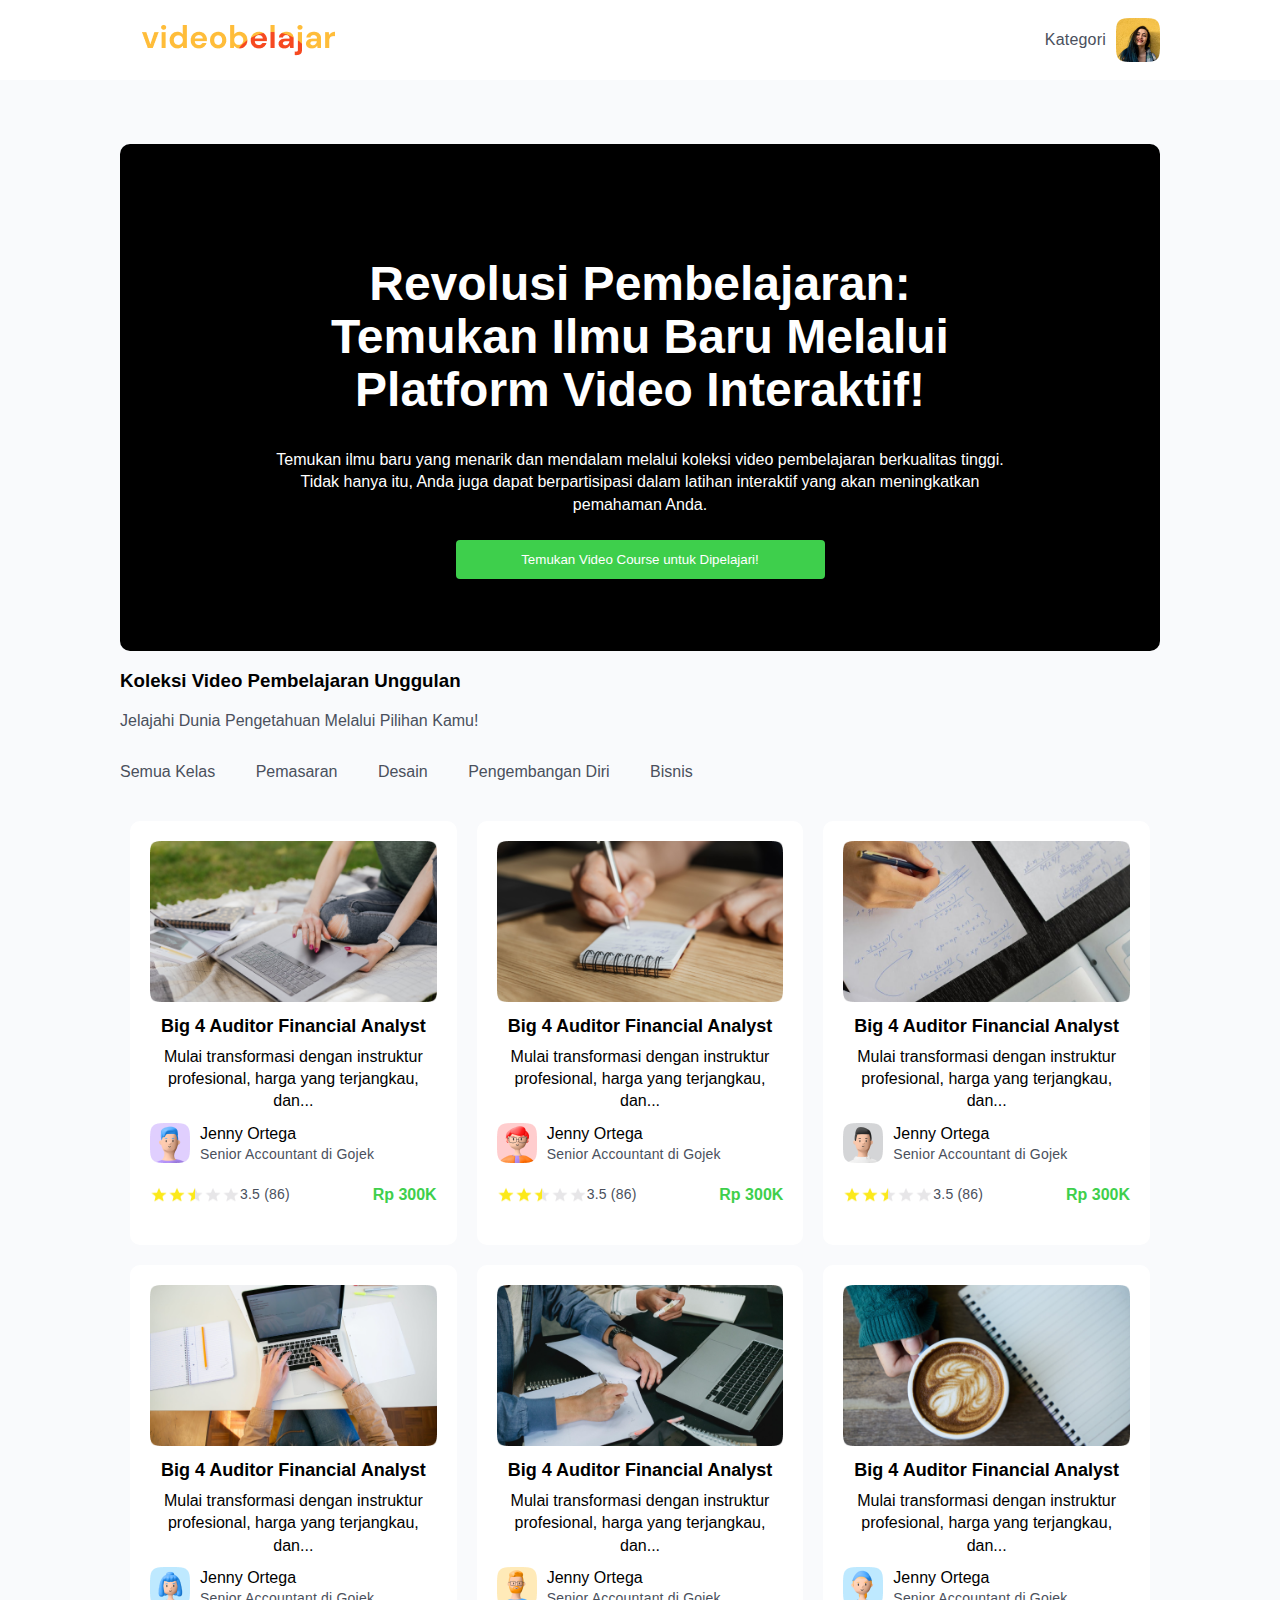
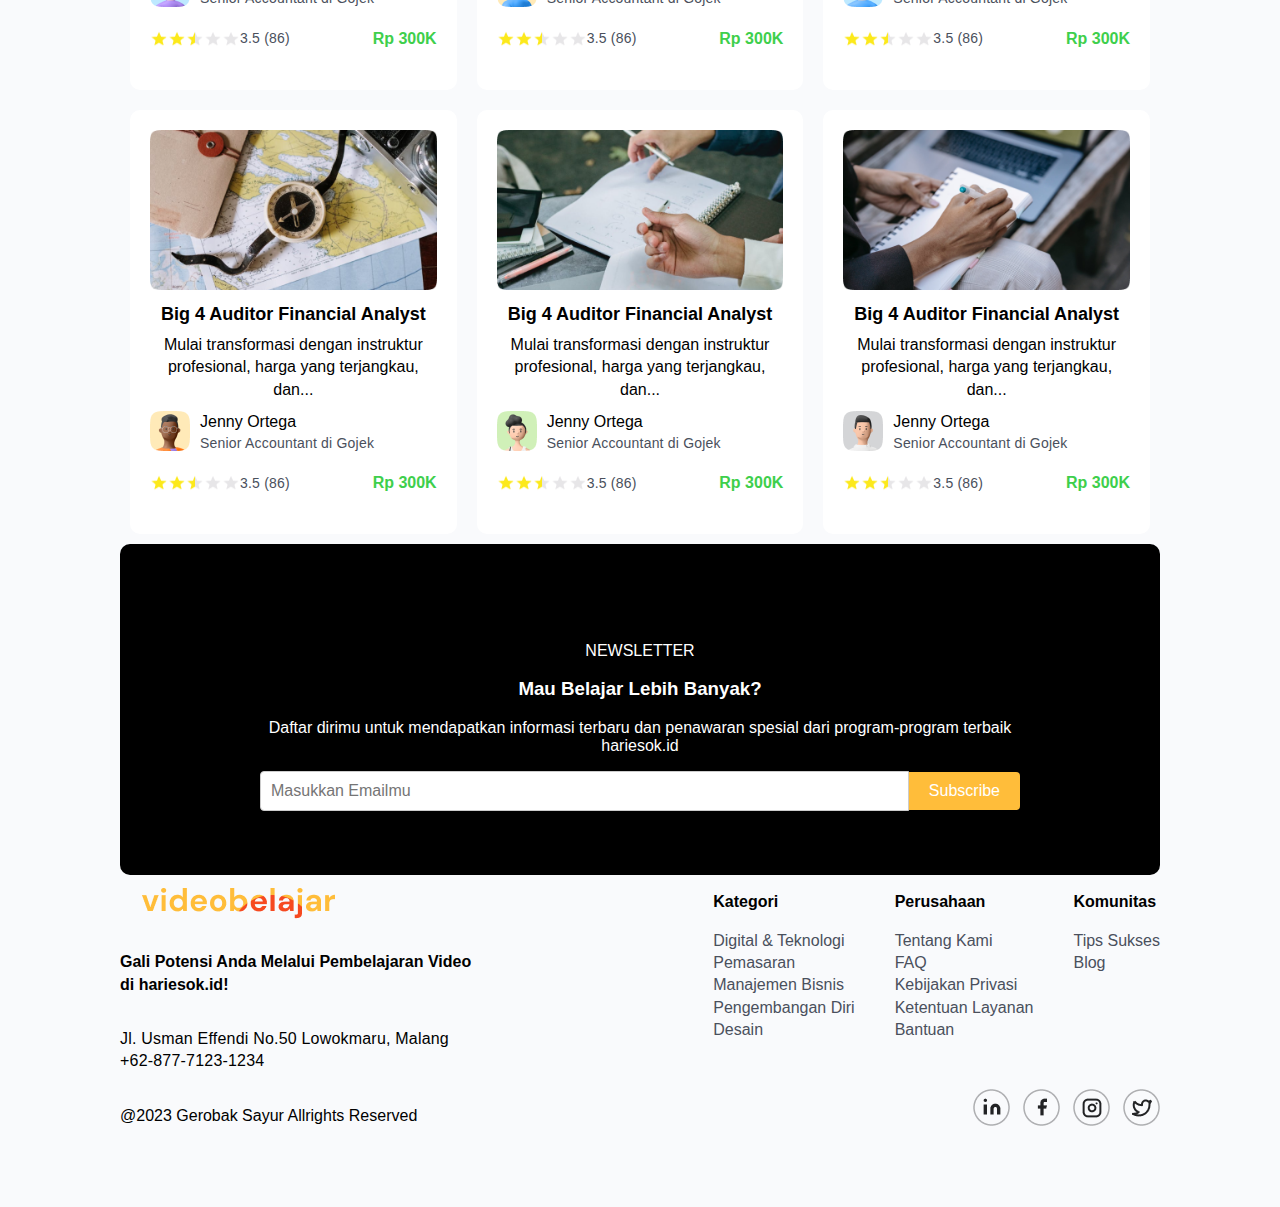
<file: index.html>
<!DOCTYPE html>
<html lang="en">
<head>
    <meta charset="UTF-8">
    <meta name="viewport" content="width=device-width, initial-scale=1.0">
    <title>Beranda: videobelajar</title>
    <link rel="stylesheet" href="style.css">
    <link rel="stylesheet" href="responsive.css">
</head>
<body>
    <header>
        <nav>
            <img src="/assets/navbar/logo-videobelajar.png" alt="logo-videobelajar">
            <div class="nav-items">
                    <a class="dm-sans-reguler gray nav-category" href="#">Kategori</a>
                    <img src="/assets/navbar/foto-profile.png" alt="foto-profile">
            </div>
        </nav>
    </header> 
    <main>
        <div class="container">
            <section>
                <div class="banner center">
                    <h1 class="poppins-bold white heading capitalize">revolusi pembelajaran: temukan ilmu baru melalui platform video interaktif!</h1>
                    <p class="dm-sans-semibold white heading">Temukan ilmu baru yang menarik dan mendalam melalui koleksi video pembelajaran berkualitas tinggi. Tidak
                        hanya itu, Anda juga dapat berpartisipasi dalam latihan interaktif yang akan meningkatkan pemahaman Anda.
                    </p>
                    <input class="green-white button-banner" type="submit" value="Temukan Video Course untuk Dipelajari!">    
                </div>
            </section>
            <section>
        
                    <h3 class="poppins-semibold capitalize">koleksi video pembelajaran unggulan</h3>
                    <p class="dm-sans-semibold capitalize gray">jelajahi dunia pengetahuan melalui pilihan kamu!</p>
                
                <div class="menu-kategori">
                    <list>
                        <ul>
                            <li>
                                <a class="dm-sans-semibold gray" href="#">Semua Kelas</a>
                            </li>
                            <li>
                                <a class="dm-sans-semibold gray" href="#">Pemasaran</a>
                            </li>
                            <li>
                                <a class="dm-sans-semibold gray" href="#">Desain</a>
                            </li>
                            <li>
                                <a class="dm-sans-semibold gray" href="#">Pengembangan Diri</a>
                            </li>
                            <li>
                                <a class="dm-sans-semibold gray" href="#">Bisnis</a>
                            </li>
                        </ul>
    
                    </list>
                </div>

                <div class="flex-container center">
                    <div class="card center">
                        <img src="assets/card-photos/Rectangle 22957.png" alt="card-1">
                        <div class="card-info">
                            <h6 class="poppins-semibold poppins-card capitalize">big 4 auditor financial analyst</h6>
                            <p class="dm-sans-semibold">Mulai transformasi dengan instruktur profesional, harga yang terjangkau, dan...</p>
                        </div>
                        <div class="card-tutor">
                            <img src="assets/avatar/Avatar.png" alt="avatar-1" width="40px" height="40px">
                            <div class="tutor">
                                <p class="dm-sans-semibold">Jenny Ortega</p>
                                <p class="dm-sans-reguler dm-sans-card gray">Senior Accountant di Gojek</p>
                            </div>
                        </div>
                        <div class="card-footer">
                            <div class="card-rating">
                                <img src="assets/rating/Rating.png" alt="rating-1" width="90px" height="18px">
                                <p class="dm-sans-reguler dm-sans-card gray">3.5 (86)</p>
                            </div>
                            <h4 class="poppins-semibold green">Rp 300K</h4>
                        </div>
                    </div>

                    <div class="card center">
                        <img src="assets/card-photos/Rectangle 22957 (1).png" alt="card-2">
                        <div class="card-info">
                            <h6 class="poppins-semibold poppins-card capitalize">big 4 auditor financial analyst</h6>
                            <p class="dm-sans-semibold">Mulai transformasi dengan instruktur profesional, harga yang terjangkau, dan...</p>
                        </div>
                        <div class="card-tutor">
                            <img src="assets/avatar/Avatar (1).png" alt="avatar-2" width="40px" height="40px">
                            <div class="tutor">
                                <p class="dm-sans-semibold">Jenny Ortega</p>
                                <p class="dm-sans-reguler dm-sans-card gray">Senior Accountant di Gojek</p>
                            </div>
                        </div>
                        <div class="card-footer">
                            <div class="card-rating">
                                <img src="assets/rating/Rating.png" alt="rating-1" width="90px" height="18px">
                                <p class="dm-sans-reguler dm-sans-card gray">3.5 (86)</p>
                            </div>
                            <h4 class="poppins-semibold green">Rp 300K</h4>
                        </div>
                    </div>

                    <div class="card center">
                        <img src="assets/card-photos/Rectangle 22957 (2).png" alt="card-3">
                        <div class="card-info">
                            <h6 class="poppins-semibold poppins-card capitalize">big 4 auditor financial analyst</h6>
                            <p class="dm-sans-semibold">Mulai transformasi dengan instruktur profesional, harga yang terjangkau, dan...</p>
                        </div>
                        <div class="card-tutor">
                            <img src="assets/avatar/Avatar (2).png" alt="avatar-3" width="40px" height="40px">
                            <div class="tutor">
                                <p class="dm-sans-semibold">Jenny Ortega</p>
                                <p class="dm-sans-reguler dm-sans-card gray">Senior Accountant di Gojek</p>
                            </div>
                        </div>
                        <div class="card-footer">
                            <div class="card-rating">
                                <img src="assets/rating/Rating.png" alt="rating-1" width="90px" height="18px">
                                <p class="dm-sans-reguler dm-sans-card gray">3.5 (86)</p>
                            </div>
                            <h4 class="poppins-semibold green">Rp 300K</h4>
                        </div>
                    </div>
                </div>

                <div class="flex-container center">
                    <div class="card center">
                        <img src="assets/card-photos/Rectangle 22957 (3).png" alt="card-4">
                        <div class="card-info">
                            <h6 class="poppins-semibold poppins-card capitalize">big 4 auditor financial analyst</h6>
                            <p class="dm-sans-semibold">Mulai transformasi dengan instruktur profesional, harga yang terjangkau, dan...</p>
                        </div>
                        <div class="card-tutor">
                            <img src="assets/avatar/Avatar (3).png" alt="avatar-4" width="40px" height="40px">
                            <div class="tutor">
                                <p class="dm-sans-semibold">Jenny Ortega</p>
                                <p class="dm-sans-reguler dm-sans-card gray">Senior Accountant di Gojek</p>
                            </div>
                        </div>
                        <div class="card-footer">
                            <div class="card-rating">
                                <img src="assets/rating/Rating.png" alt="rating-1" width="90px" height="18px">
                                <p class="dm-sans-reguler dm-sans-card gray">3.5 (86)</p>
                            </div>
                            <h4 class="poppins-semibold green">Rp 300K</h4>
                        </div>
                    </div>

                    <div class="card center">
                        <img src="assets/card-photos/Rectangle 22957 (4).png" alt="card-5">
                        <div class="card-info">
                            <h6 class="poppins-semibold poppins-card capitalize">big 4 auditor financial analyst</h6>
                            <p class="dm-sans-semibold">Mulai transformasi dengan instruktur profesional, harga yang terjangkau, dan...</p>
                        </div>
                        <div class="card-tutor">
                            <img src="assets/avatar/Avatar (4).png" alt="avatar-5" width="40px" height="40px">
                            <div class="tutor">
                                <p class="dm-sans-semibold">Jenny Ortega</p>
                                <p class="dm-sans-reguler dm-sans-card gray">Senior Accountant di Gojek</p>
                            </div>
                        </div>
                        <div class="card-footer">
                            <div class="card-rating">
                                <img src="assets/rating/Rating.png" alt="rating-1" width="90px" height="18px">
                                <p class="dm-sans-reguler dm-sans-card gray">3.5 (86)</p>
                            </div>
                            <h4 class="poppins-semibold green">Rp 300K</h4>
                        </div>
                    </div>

                    <div class="card center">
                        <img src="assets/card-photos/Rectangle 22957 (5).png" alt="card-6">
                        <div class="card-info">
                            <h6 class="poppins-semibold poppins-card capitalize">big 4 auditor financial analyst</h6>
                            <p class="dm-sans-semibold">Mulai transformasi dengan instruktur profesional, harga yang terjangkau, dan...</p>
                        </div>
                        <div class="card-tutor">
                            <img src="assets/avatar/Avatar (5).png" alt="avatar-6" width="40px" height="40px">
                            <div class="tutor">
                                <p class="dm-sans-semibold">Jenny Ortega</p>
                                <p class="dm-sans-reguler dm-sans-card gray">Senior Accountant di Gojek</p>
                            </div>
                        </div>
                        <div class="card-footer">
                            <div class="card-rating">
                                <img src="assets/rating/Rating.png" alt="rating-1" width="90px" height="18px">
                                <p class="dm-sans-reguler dm-sans-card gray">3.5 (86)</p>
                            </div>
                            <h4 class="poppins-semibold green">Rp 300K</h4>
                        </div>
                    </div>
                </div>

                <div class="flex-container center">
                    <div class="card center">
                        <img src="assets/card-photos/Rectangle 22957 (6).png" alt="card-7">
                        <div class="card-info">
                            <h6 class="poppins-semibold poppins-card capitalize">big 4 auditor financial analyst</h6>
                            <p class="dm-sans-semibold">Mulai transformasi dengan instruktur profesional, harga yang terjangkau, dan...</p>
                        </div>
                        <div class="card-tutor">
                            <img src="assets/avatar/Avatar (6).png" alt="avatar-7" width="40px" height="40px">
                            <div class="tutor">
                                <p class="dm-sans-semibold">Jenny Ortega</p>
                                <p class="dm-sans-reguler dm-sans-card gray">Senior Accountant di Gojek</p>
                            </div>
                        </div>
                        <div class="card-footer">
                            <div class="card-rating">
                                <img src="assets/rating/Rating.png" alt="rating-1" width="90px" height="18px">
                                <p class="dm-sans-reguler dm-sans-card gray">3.5 (86)</p>
                            </div>
                            <h4 class="poppins-semibold green">Rp 300K</h4>
                        </div>
                    </div>

                    <div class="card center">
                        <img src="assets/card-photos/Rectangle 22957 (7).png" alt="card-8">
                        <div class="card-info">
                            <h6 class="poppins-semibold poppins-card capitalize">big 4 auditor financial analyst</h6>
                            <p class="dm-sans-semibold">Mulai transformasi dengan instruktur profesional, harga yang terjangkau, dan...</p>
                        </div>
                        <div class="card-tutor">
                            <img src="assets/avatar/Avatar (7).png" alt="avatar-8" width="40px" height="40px">
                            <div class="tutor">
                                <p class="dm-sans-semibold">Jenny Ortega</p>
                                <p class="dm-sans-reguler dm-sans-card gray">Senior Accountant di Gojek</p>
                            </div>
                        </div>
                        <div class="card-footer">
                            <div class="card-rating">
                                <img src="assets/rating/Rating.png" alt="rating-1" width="90px" height="18px">
                                <p class="dm-sans-reguler dm-sans-card gray">3.5 (86)</p>
                            </div>
                            <h4 class="poppins-semibold green">Rp 300K</h4>
                        </div>
                    </div>

                    <div class="card center">
                        <img src="assets/card-photos/Rectangle 22957 (8).png" alt="card-9">
                        <div class="card-info">
                            <h6 class="poppins-semibold poppins-card capitalize">big 4 auditor financial analyst</h6>
                            <p class="dm-sans-semibold">Mulai transformasi dengan instruktur profesional, harga yang terjangkau, dan...</p>
                        </div>
                        <div class="card-tutor">
                            <img src="assets/avatar/Avatar (8).png" alt="avatar-9" width="40px" height="40px">
                            <div class="tutor">
                                <p class="dm-sans-semibold">Jenny Ortega</p>
                                <p class="dm-sans-reguler dm-sans-card gray">Senior Accountant di Gojek</p>
                            </div>
                        </div>
                        <div class="card-footer">
                            <div class="card-rating">
                                <img src="assets/rating/Rating.png" alt="rating-1" width="90px" height="18px">
                                <p class="dm-sans-reguler dm-sans-card gray">3.5 (86)</p>
                            </div>
                            <h4 class="poppins-semibold green">Rp 300K</h4>
                        </div>
                    </div>
                </div>
            </section>
            <section>
                <div class="banner center">
                   <p class="white">NEWSLETTER</p>
                   <h3 class="white">Mau Belajar Lebih Banyak?</h3>
                   <p class="white">Daftar dirimu untuk mendapatkan informasi terbaru dan penawaran spesial dari
                    program-program terbaik hariesok.id
                   </p>

                   <div class="input-email">
                        <input type="email" name="email" id="email" placeholder="Masukkan Emailmu">
                        <button type="submit">Subscribe</button>    
                   </div>
                </div>
            </section>

            <footer>
                <div class="footer">
                    <div class="footer-items columns">
                        <div class="item-1">
                            <img src="assets/navbar/logo-videobelajar.png" alt="logo-videobelajar">
                        </div>
                        <div class="item-1">
                            <p class="dm-sans-bold">Gali Potensi Anda Melalui Pembelajaran Video di hariesok.id!</p>
                        </div>
                        <div class="item-1">
                            <p class="dm-sans-reguler">Jl. Usman Effendi No.50 Lowokmaru, Malang +62-877-7123-1234</p>
                        </div>
                    </div>
                    <div class="footer-items">
                        <div class="item-2">
                           <list>
                            <ul>
                                <li>
                                    <p class="dm-sans-bold">Kategori</p>
                                </li>
                                <li>
                                    <a class="dm-sans-semibold gray" href="#">Digital & Teknologi</a>
                                </li>
                                <li>
                                    <a class="dm-sans-semibold gray" href="#">Pemasaran</a>
                                </li>
                                <li>
                                    <a class="dm-sans-semibold gray" href="#">Manajemen Bisnis</a>
                                </li>
                                <li>
                                    <a class="dm-sans-semibold gray" href="">Pengembangan Diri</a>
                                </li>
                                <li>
                                    <a class="dm-sans-semibold gray" href="">Desain</a>
                                </li>
                            </ul>
                            </list>

                        </div>
                        <div class="item-2">
                            <list>
                                <ul>
                                    <li>
                                        <p class="dm-sans-bold">Perusahaan</p>
                                    </li>
                                    <li>
                                        <a class="dm-sans-semibold gray" href="">Tentang Kami</a>
                                    </li>
                                    <li>
                                        <a class="dm-sans-semibold gray" href="">FAQ</a>
                                    </li>
                                    <li>
                                        <a class="dm-sans-semibold gray" href="">Kebijakan Privasi</a>
                                    </li>
                                    <li>
                                        <a class="dm-sans-semibold gray" href="">Ketentuan Layanan</a>
                                    </li>
                                    <li>
                                        <a class="dm-sans-semibold gray" href="">Bantuan</a>
                                    </li>
                                </ul>
                                </list>
                        </div>
                        <div class="item-2">
                            <list>
                                <ul>
                                    <li>
                                        <p class="dm-sans-bold">Komunitas</p>
                                    </li>
                                    <li>
                                        <a class="dm-sans-semibold gray" href="">Tips Sukses</a>
                                    </li>
                                    <li>
                                        <a class="dm-sans-semibold gray" href="">Blog</a>
                                    </li>
                                </ul>
                                </list>
                        </div>
                    </div>

                </div>
                    <div class="footer-items space-beetween">
                        <div class="item-3">
                            <p class="dm-sans-semibold">@2023 Gerobak Sayur Allrights Reserved</p>
                        </div>
                        <div class="item-3">
                            <img src="assets/icon-footer.png" alt="icon-footer" width="187px" height="37px">
                        </div>
                    </div>
            </footer>
        </div>
    </main>
</body>
</html>
</file>
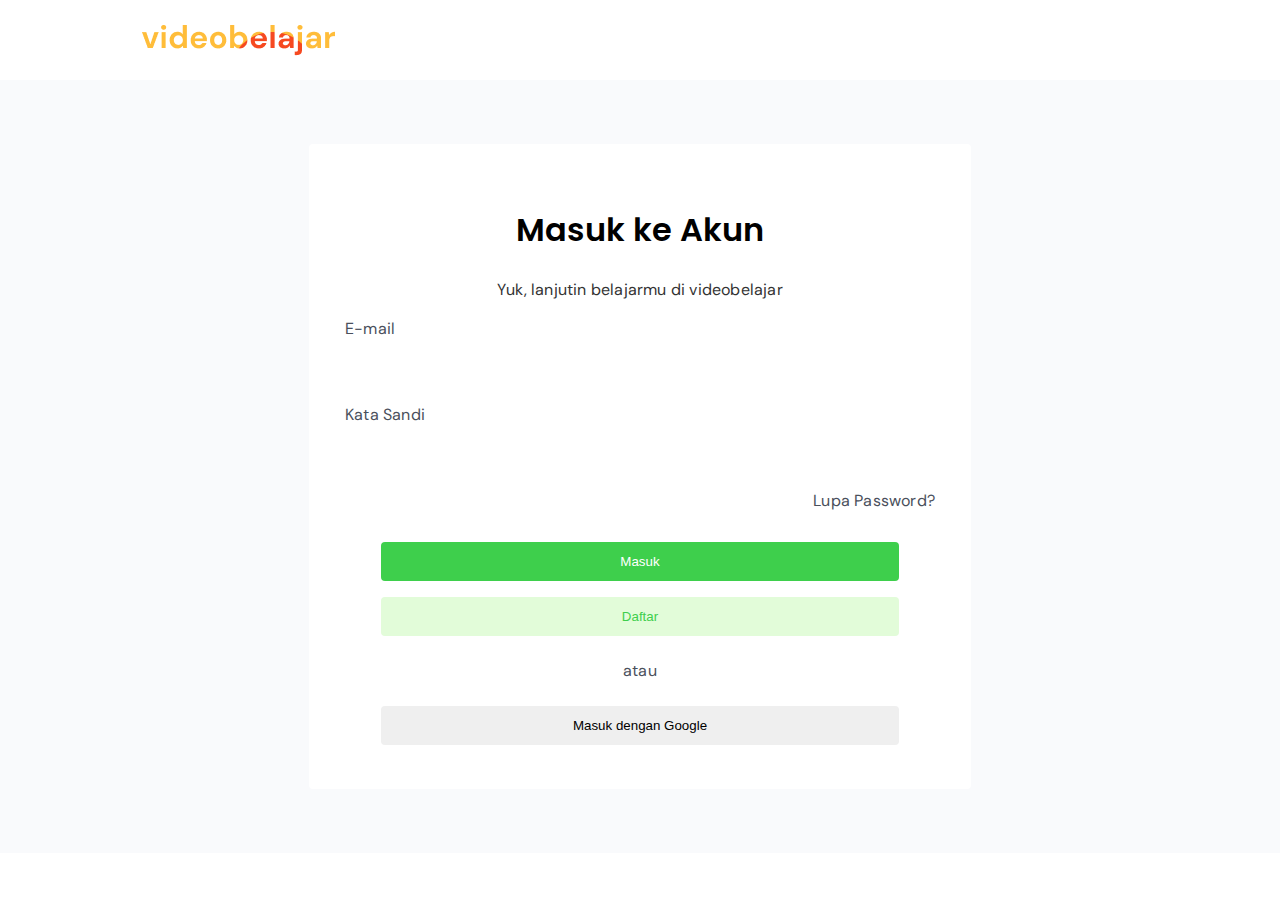
<file: login.html>
<!DOCTYPE html>
<html lang="en">
<head>
    <meta charset="UTF-8">
    <meta name="viewport" content="width=device-width, initial-scale=1.0">
    <title>Login: videobelajar</title>
    <link rel="stylesheet" href="style.css">
    <link rel="stylesheet" href="responsive.css">
    <link href="https://fonts.googleapis.com/css2?family=Lato:ital,wght@0,100;0,300;0,400;0,700;0,900;1,100;1,300;1,400;1,700;1,900&family=Poppins:ital,wght@0,100;0,200;0,300;0,400;0,500;0,600;0,700;0,800;0,900;1,100;1,200;1,300;1,400;1,500;1,600;1,700;1,800;1,900&display=swap" rel="stylesheet">
    <link href="https://fonts.googleapis.com/css2?family=DM+Sans:ital,opsz,wght@0,9..40,100..1000;1,9..40,100..1000&family=Lato:ital,wght@0,100;0,300;0,400;0,700;0,900;1,100;1,300;1,400;1,700;1,900&family=Poppins:ital,wght@0,100;0,200;0,300;0,400;0,500;0,600;0,700;0,800;0,900;1,100;1,200;1,300;1,400;1,500;1,600;1,700;1,800;1,900&display=swap" rel="stylesheet">
</head>
<body>
    <header>
        <nav>
            <img src="assets/navbar/logo-videobelajar.png" alt="logo-videobelajar">
        </nav>
    </header>
    <main>
        <div class="container">
            <form class="form login" action="" method="post"> 
                <div class="center">
                    <h3 class="poppins-semibold poppins-form">Masuk ke Akun</h3>
                    <p class="dm-sans-reguler dark">Yuk, lanjutin belajarmu di videobelajar</p>
                </div>
                
                <label class ="dm-sans-reguler gray" for="email">E-mail</label> <br>
                <input type="email" name="email" id="email" required> <br>
            
                <label class ="dm-sans-reguler gray" for="password">Kata Sandi</label> <br>
                <input type="password" name="password" id="password" required> <br>
                
                <a class ="dm-sans-reguler gray right" href="#">Lupa Password?</a><br>
                
                <div class="center">
                    <input class="green-white button-form" type="submit" value="Masuk">    
                    <input class="gray-green button-form" type="submit" value="Daftar">
    
                    <p class ="dm-sans-reguler gray">atau</p>
    
                    <input class="button-form" type="submit" value="Masuk dengan Google">
                </div>
            </form>
        </div>

    </main>
</body>
</html>
</file>
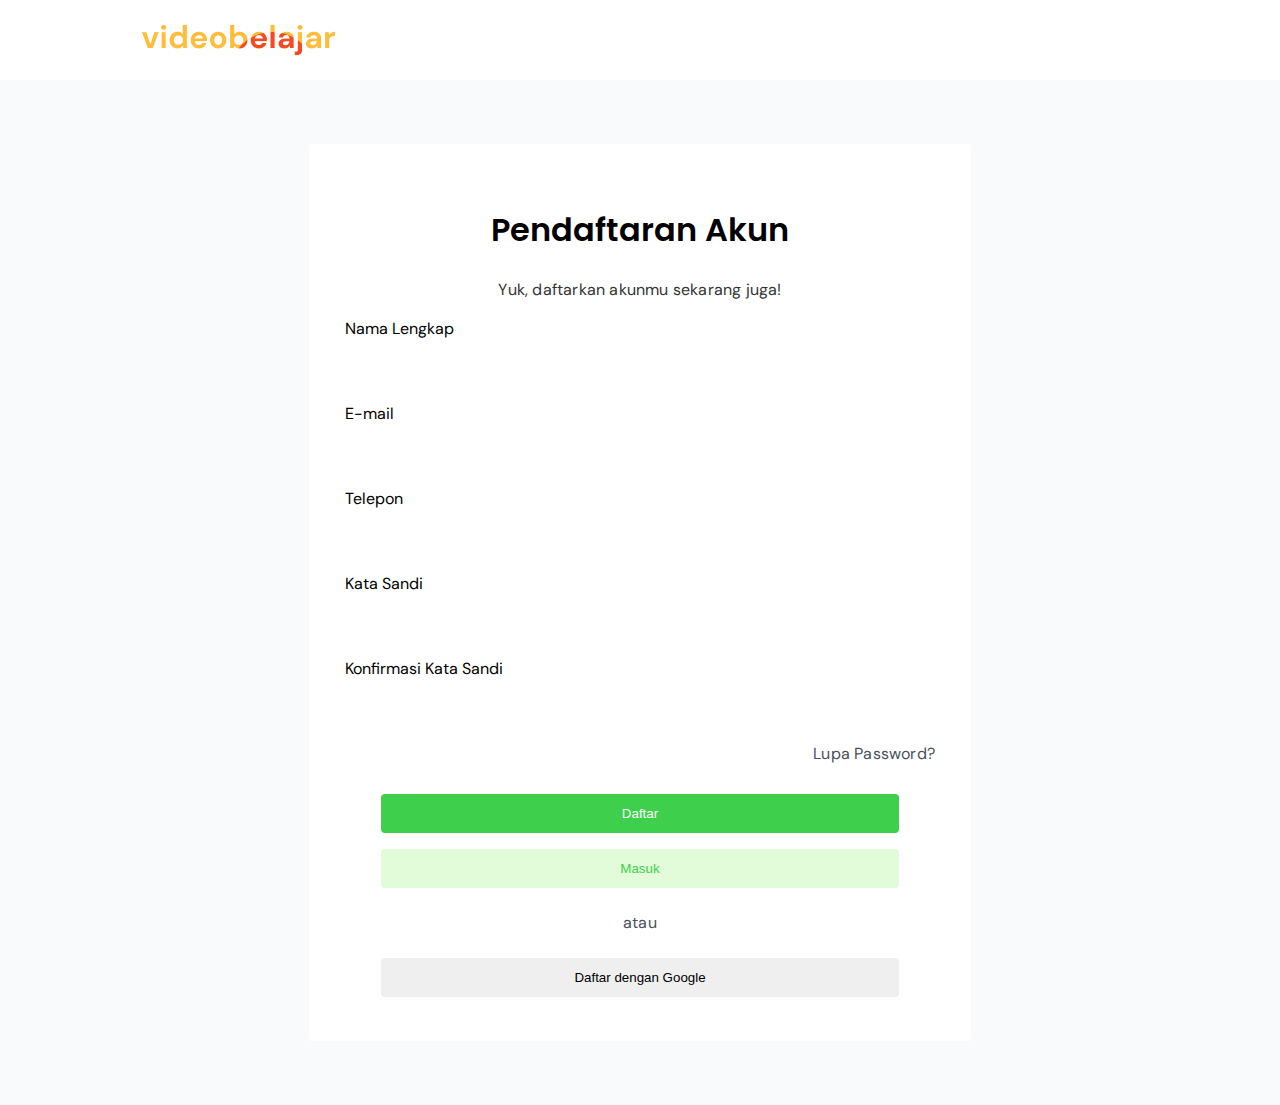
<file: register.html>
<!DOCTYPE html>
<html lang="en">
<head>
    <meta charset="UTF-8">
    <meta name="viewport" content="width=device-width, initial-scale=1.0">
    <title>Register: videobelajar</title>
    <link rel="stylesheet" href="style.css">
    <link rel="stylesheet" href="responsive.css">
    <link href="https://fonts.googleapis.com/css2?family=Lato:ital,wght@0,100;0,300;0,400;0,700;0,900;1,100;1,300;1,400;1,700;1,900&family=Poppins:ital,wght@0,100;0,200;0,300;0,400;0,500;0,600;0,700;0,800;0,900;1,100;1,200;1,300;1,400;1,500;1,600;1,700;1,800;1,900&display=swap" rel="stylesheet">
    <link href="https://fonts.googleapis.com/css2?family=DM+Sans:ital,opsz,wght@0,9..40,100..1000;1,9..40,100..1000&family=Lato:ital,wght@0,100;0,300;0,400;0,700;0,900;1,100;1,300;1,400;1,700;1,900&family=Poppins:ital,wght@0,100;0,200;0,300;0,400;0,500;0,600;0,700;0,800;0,900;1,100;1,200;1,300;1,400;1,500;1,600;1,700;1,800;1,900&display=swap" rel="stylesheet">
</head>
<body>
    <header>
        <nav>
            <img src="assets/navbar/logo-videobelajar.png" alt="logo-videobelajar">
        </nav>
    </header>
    
    <main>
        <div class="container">
            <form class="form register" action="" method="post"> 
                <div class="center">
                    <h3 class="poppins-semibold poppins-form">Pendaftaran Akun</h3>
                    <p class="dm-sans-reguler dark">Yuk, daftarkan akunmu sekarang juga!</p>                         
                </div>
                <label for="name">Nama Lengkap</label> <br>
                <input type="text" name="name" id="name" required> <br>
                
                <label for="email">E-mail</label> <br>
                <input type="email" name="email" id="email" required> <br>
                
                <label for="telepon">Telepon</label> <br>
                <input type="tel" name="telepon" id="telepon" pattern="(62)[0-9]{5,20}" required> <br>
                
                <label for="password">Kata Sandi</label> <br>
                <input type="password" name="password" id="password" required> <br>
                
                <label for="re_password">Konfirmasi Kata Sandi</label> <br>
                <input type="password" name="re_password" id="re_password" required>
                
                <a class="dm-sans-reguler gray right" href="#">Lupa Password?</a><br>
                
                <div class="center">
                    <input class="green-white button-form" type="submit" value="Daftar">
                    <input class="gray-green button-form"  type="submit" value="Masuk">
        
                    <p class="dm-sans-reguler gray">atau</p>
                    
                    <input class="button-form" type="submit" value="Daftar dengan Google">
                </div>
                
            </form>
        </div>
    </main>
</body>
</html>
</file>
<file: style.css>
.logo{
    max-width: 200px;
}

header nav{
    display : flex;
    align-items: center;
    justify-content: space-between;
    border: 0px 0px 1px 0px;
    padding: 12px 120px 12px 120px;
}
.nav-items{
    display: flex;
    align-items: center;
}

.nav-category{
    margin-right: 10px;
}

.container{
    padding: 64px 120px 64px 120px;
    background-color: #F9FAFC;
}

.flex-container{
    display: flex;
}

img {
    max-width: 100%;
}

.card{
    max-width: 100%;
    max-height: 426px;
    border-radius: 10px;
    margin: 10px;
    border: 1px #3A3541;
    padding: 20px;
    background-color: #FFFFFF;
}

.card-info{
    display: flex;
    flex-direction: column;
    gap: 8px;
}

.card-info h6{
    margin-top: 10px;
    margin-bottom: 0;
}

.card-info p{
    margin-top: 0;
    margin-bottom: 10px;
}


.card-tutor{
    display: flex;
    height: 42px;
    gap: 10px;
}

.card-tutor p{
    margin: 0;
}

.tutor{
    display: flex;
    flex-direction: column;
    align-items: flex-start;
}

.card-footer{
    display: flex;
    justify-content: space-between;
}

.card-rating{
    display: flex;
    align-items: center;
}


.banner{
    max-width: 100%;
    height: auto;
    border-radius: 10px;
    padding: 82px 140px 64px 140px;
    background-color: black;
}

a{
 text-decoration: none;
}

.menu-kategori ul{
    padding: 12px 36px 12px 0px;
}

.menu-kategori ul li{
    display: inline;
    padding: 12px 36px 12px 0px;
}

ul{
    list-style-type: none;
}

.form{
    margin: auto;
    max-width: 590px;
    padding: 36px;
    border-color: #F1F1F1;    ;
    border-width: 1px;
    border-radius: 4px;
    gap: 36px;
    background-color: #FFFF;
}

.login{
    max-height: 617px;
}

.register{
    max-height: 893px;
}

.poppins-semibold {
    font-family: "Poppins", sans-serif;
    font-weight: 600;
    font-style: normal;
}

.poppins-bold {
    font-family: "Poppins", sans-serif;
    font-weight: 700;
    font-size: 48px;
    font-style: normal;
    line-height: 52.8px;
}

.poppins-form{
    font-size: 32px;
    line-height: 35.2px;
}

.poppins-card{
    font-size: 18px;
    line-height: 21.6px;
}

.dm-sans-reguler {
    font-family: "DM Sans", sans-serif;
    font-weight: 400;
    font-size: 16px;
    font-style: normal;  
    letter-spacing: 0.2px;
    line-height: 22.4px;
}

.dm-sans-card {
    font-size: 14px;
    line-height: 19.6px;

}

.dm-sans-semibold {
    font-family: "DM Sans", sans-serif;
    line-height: 22.4px;
    font-weight: 500;
    font-size: 16px;
    font-style: normal;  
 }

 .dm-sans-bold {
    font-family: "DM Sans", sans-serif;
    line-height: 22.4px;
    font-weight: 700;
    font-size: 16px;
    font-style: normal;  
 }

.gray {
    color: #4A505C;
}

.green{
    color: #3ECF4C;;
}

.dark{
    color:#333333;
}

.white {
    color: #FFFFFF;
}


form input[type="text"],
form input[type="email"],
form input[type="tel"],
form input[type="password"] {
    width: 100%;
    height: 48px;
    padding: 12px 10px;
    margin: 8px 0;
    border: 1px;
    border-radius: 6px;
    box-sizing: border-box;
    border-width: 1px;
}

input[type="submit"] {
    width: 100%;
    padding: 12px;
    margin: 8px 0;
    border: none;
    border-radius: 4px;
    cursor: pointer;
}

.input-email {
    display: flex;
    align-items: center;
    justify-content: center;
}

.input-email input[type="email"] {
    padding: 10px;
    border: 1px solid #ccc;
    border-radius: 4px 0 0 4px;
    outline: none;
    width: 100%;
    font-size: 16px;
}

.input-email button {
    padding: 10px 20px;
    border: none;
    background-color: #FFBD3A;
    color: white;
    font-size: 16px;
    cursor: pointer;
    border-radius: 0 4px 4px 0;
}

.input-email button:hover {
    background-color: #0056b3;
}

.green-white{
    background-color: #3ECF4C;
    color: white;
}

.button-form{
    max-width: 518px;
    max-height: 42px;
    border-radius: 10px;
}

.button-banner{
    max-width: 369px;
    max-height: 42px;
    border-radius: 10px;
}

.gray-green{
    background-color: #E2FCD9;
    color: #3ECF4C;
}

.left{
    display: block;
    text-align: left;
}

.right{
    display: block;
    text-align: right;
}

.center{
    text-align: center;
}

.flex-end{
    justify-content: flex-end;
}

.capitalize{
    text-transform: capitalize;
}

.footer{
    display: flex;
    justify-content: space-between;
}

.footer-items{
    display: flex;
}

.item-1{
    width: 352px;
}

.columns{
    flex-direction: column;
}

.space-beetween{
    justify-content: space-between;
}
</file>
<file: responsive.css>
body {
    margin: 0;
    padding: 0;
    font-family: "DM Sans", sans-serif;
}

@media only screen and (max-width: 600px) {
    header nav {
        flex-direction: column;
        padding: 12px 20px;
    }

    .nav-items {
        flex-direction: column;
        align-items: flex-start;
    }

    .nav-category {
        margin-right: 0;
        margin-bottom: 10px;
    }

    .container {
        padding: 20px;
    }

    .banner {
        padding: 40px 20px;
        text-align: center;
    }

    .banner h1 {
        font-size: 32px;
        line-height: 36px;
    }

    .banner p {
        font-size: 14px;
        line-height: 20px;
    }

    .button-banner {
        max-width: 100%;
        width: 100%;
        padding: 12px;
        font-size: 16px;
    }

    .flex-container {
        flex-direction: column;
        align-items: center;
    }

    .card {
        width: 100%;
        max-height: 100%;
        margin: 10px 0;
    }

    .card-footer {
        flex-direction: column;
        align-items: flex-start;
    }

    .card-rating {
        margin-bottom: 10px;
    }

    .menu-kategori ul {
        padding: 0;
        text-align: center;
    }

    .menu-kategori ul li {
        display: block;
        padding: 10px 0;
    }

    .footer {
        flex-direction: column;
        align-items: center;
        text-align: center;
    }

    .footer-items {
        flex-direction: column;
        align-items: center;
    }

    .footer-items.columns {
        margin-bottom: 20px;
    }

    .footer-items ul {
        padding: 0;
    }

    .footer-items ul li {
        padding: 10px 0;
    }

    .footer-items.space-between {
        flex-direction: column;
        align-items: center;
    }

    .footer-items.space-between .item-3 {
        margin-top: 10px;
    }
}

@media only screen and (min-width: 601px) and (max-width: 1024px) {
    header nav {
        padding: 12px 40px;
    }

    .container {
        padding: 40px 40px;
    }

    .banner {
        padding: 60px 40px;
    }

    .banner h1 {
        font-size: 36px;
        line-height: 40px;
    }

    .banner p {
        font-size: 16px;
        line-height: 24px;
    }

    .button-banner {
        max-width: 100%;
        width: 100%;
        padding: 12px;
        font-size: 18px;
    }

    .flex-container {
        flex-direction: column;
        align-items: center;
    }

    .card {
        width: 80%;
        max-height: 100%;
        margin: 10px 0;
    }

    .card-footer {
        flex-direction: column;
        align-items: flex-start;
    }

    .card-rating {
        margin-bottom: 10px;
    }

    .menu-kategori ul {
        padding: 0;
        text-align: center;
    }

    .menu-kategori ul li {
        display: block;
        padding: 10px 0;
    }

    .footer {
        flex-direction: column;
        align-items: center;
        text-align: center;
    }

    .footer-items {
        flex-direction: column;
        align-items: center;
    }

    .footer-items.columns {
        margin-bottom: 20px;
    }

    .footer-items ul {
        padding: 0;
    }

    .footer-items ul li {
        padding: 10px 0;
    }

    .footer-items.space-between {
        flex-direction: column;
        align-items: center;
    }

    .footer-items.space-between .item-3 {
        margin-top: 10px;
    }
}
</file>
